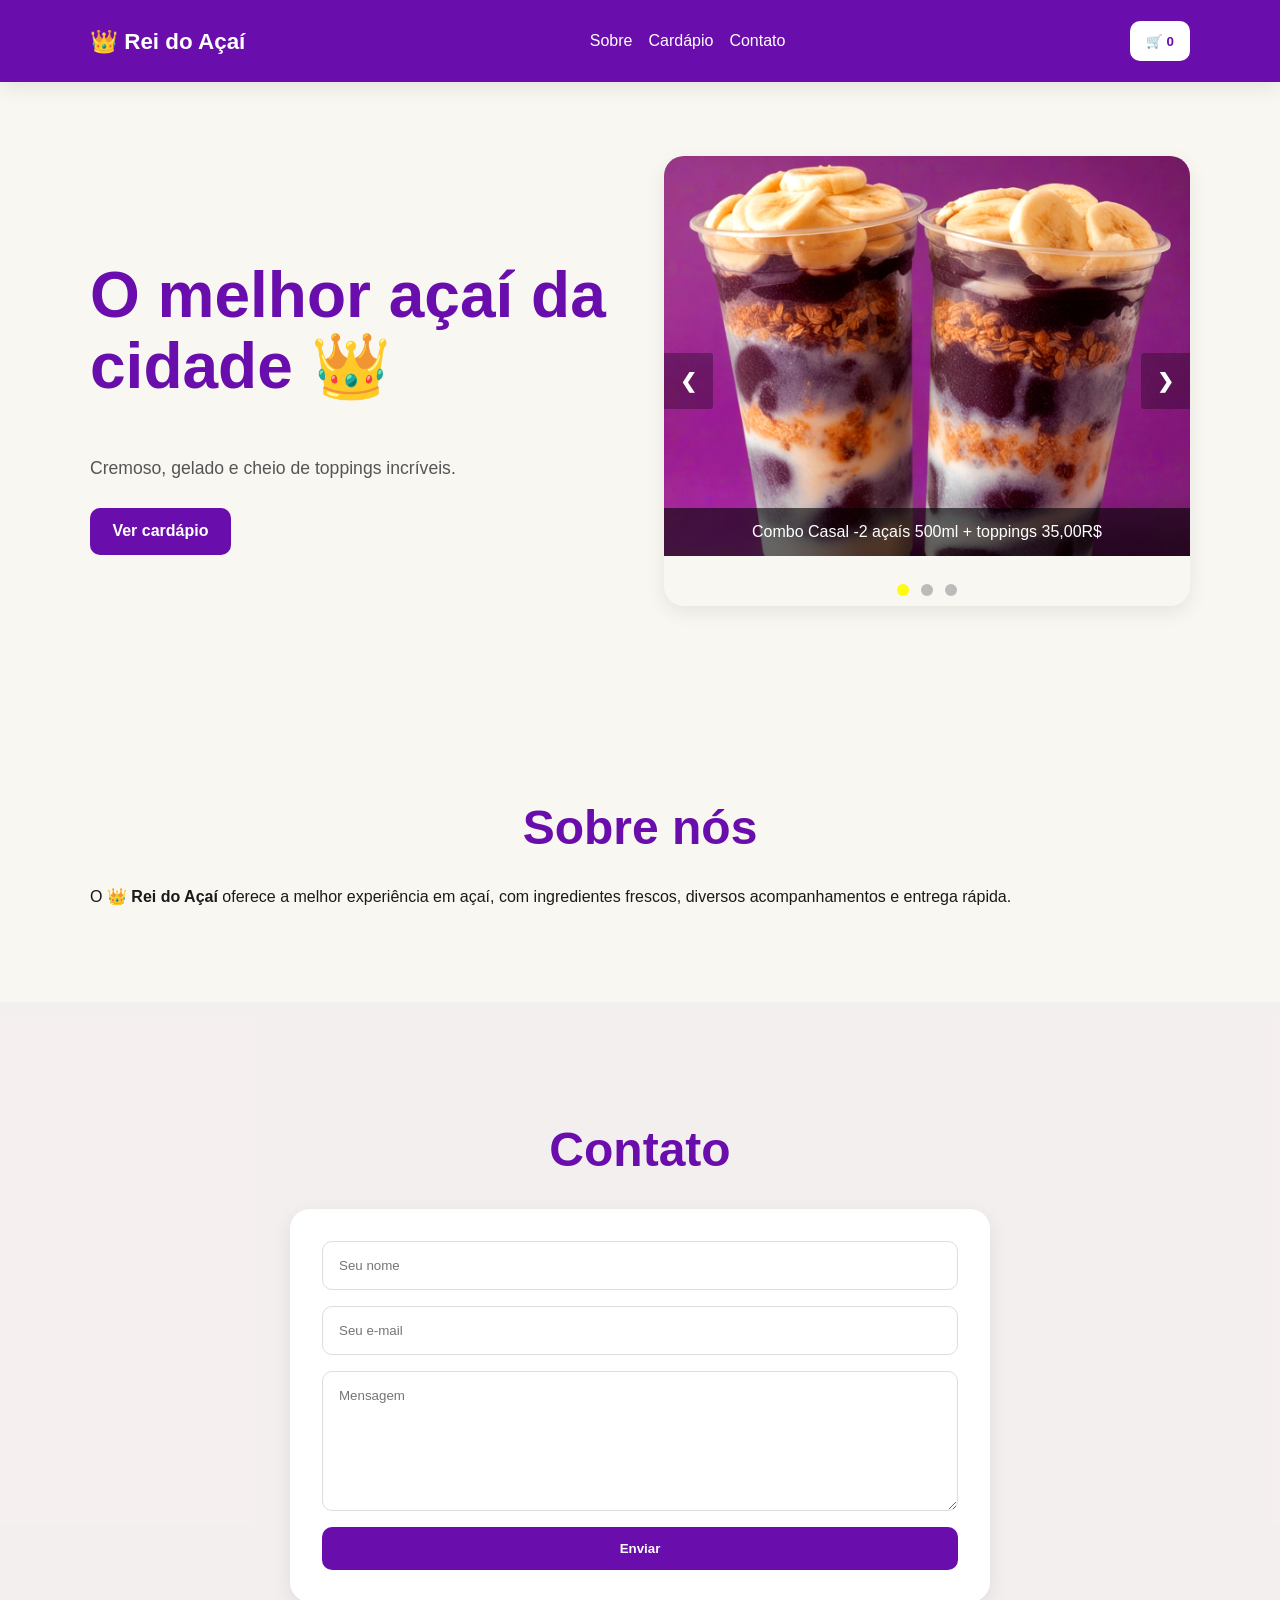
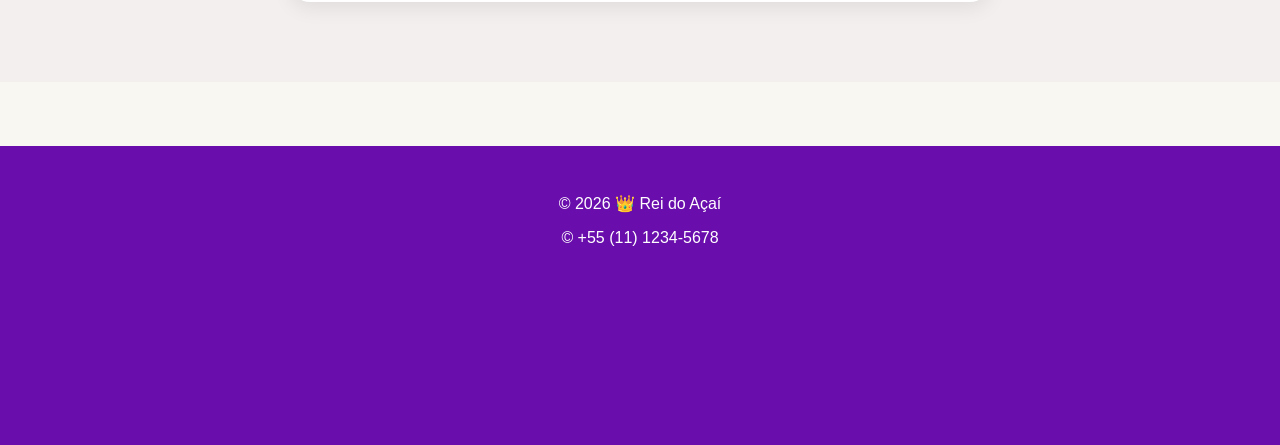
<file: index.html>
<!DOCTYPE html>
<html lang="pt-BR">
<head>
  <meta charset="UTF-8">
  <meta name="viewport" content="width=device-width, initial-scale=1.0">
  <title>👑 Rei do Açaí</title>

  <link rel="stylesheet" href="css/style.css">
</head>
<body>

<header class="site-header">
  <div class="container header-inner">

    <a href="index.html" class="logo">👑 Rei do Açaí</a>

    <nav>
      <ul class="nav-list">
        <li><a href="#sobre">Sobre</a></li>
        <li><a href="cardapio.html">Cardápio</a></li>
        <li><a href="#contato">Contato</a></li>
      </ul>
    </nav>

    <button class="cart-btn" id="abrir-carrinho">
      🛒 <span id="cart-count">0</span>
    </button>

  </div>
</header>

<main>

<section class="hero">
  <div class="container hero-grid">

    <div>
      <h1>O melhor açaí da cidade 👑</h1>

      <p class="lead">
        Cremoso, gelado e cheio de toppings incríveis.
      </p>

      <a href="cardapio.html" class="btn">
        Ver cardápio
      </a>
    </div>

    <div class="carousel-container">

    <!-- Slide 1 -->
    <div class="slide fade">
        <img src="img/promocao-casal.png" alt="Promoção 1">
        <div class="caption">Combo Casal -2 açaís 500ml + toppings 35,00R$ </div>
    </div>

    <!-- Slide 2 -->
    <div class="slide fade">
        <img src="img/Nutella.png" alt="Promoção 2">
        <div class="caption">Açaí Especial - Nutella + Morango + Leite condensado 25,00R$</div>
    </div>

    <!-- Slide 3 -->
    <div class="slide fade">
        <img src="img/copo novo.png" alt="Promoção 3">
        <div class="caption">Açaí 500ml + 4 Acompanhamentos 15,00R$</div>
    </div>

    <!-- Botões de navegação -->
    <a class="prev" onclick="plusSlides(-1)">&#10094;</a>
    <a class="next" onclick="plusSlides(1)">&#10095;</a>

    <!-- Pontos indicativos -->
    <div class="dots-container">
        <span class="dot" onclick="currentSlide(1)"></span>
        <span class="dot" onclick="currentSlide(2)"></span>
        <span class="dot" onclick="currentSlide(3)"></span>
    </div>

</div>     
</section>

<section id="sobre" class="section">
  <div class="container">

    <h2>Sobre nós</h2>

    <p>
      O 👑 <b>Rei do Açaí</b> oferece a melhor experiência em açaí,
      com ingredientes frescos, diversos acompanhamentos e entrega rápida.    
    </p>
  </div>
</section>

<section id="contato" class="section section--alt">
  <div class="container">

    <h2>Contato</h2>

    <form class="form">
      <input type="text" placeholder="Seu nome" required>
      <input type="email" placeholder="Seu e-mail" required>
      <textarea placeholder="Mensagem"></textarea>

      <button class="btn">Enviar</button>
    </form>

  </div>
</section>

</main>

<footer class="site-footer">
  <div class="container">
    <p>© <span id="ano"></span> 👑 Rei do Açaí</p>
    <p>© <span id="numero"></span> +55 (11) 1234-5678</p>
    <iframe src="https://www.google.com/maps/embed?pb=!1m18!1m12!1m3!1d3654.9751998334177!2d-46.78167852483975!3d-23.641059178745145!2m3!1f0!2f0!3f0!3m2!1i1024!2i768!4f13.1!3m3!1m2!1s0x94ce5385d545699f%3A0x679406ba9e867572!2zVm9jYcOnw6NvIC0gU2VkZQ!5e0!3m2!1spt-BR!2sbr!4v1779302916256!5m2!1spt-BR!2sbr" width="600" height="450" style="border:0;" allowfullscreen="" loading="lazy" referrerpolicy="no-referrer-when-downgrade"></iframe>
  </div>
</footer>

<script src="js/carosel.js"></script>
<script src="js/carrinho.js"></script>
<script src="js/app.js"></script>
</body>
  </html>
</file>
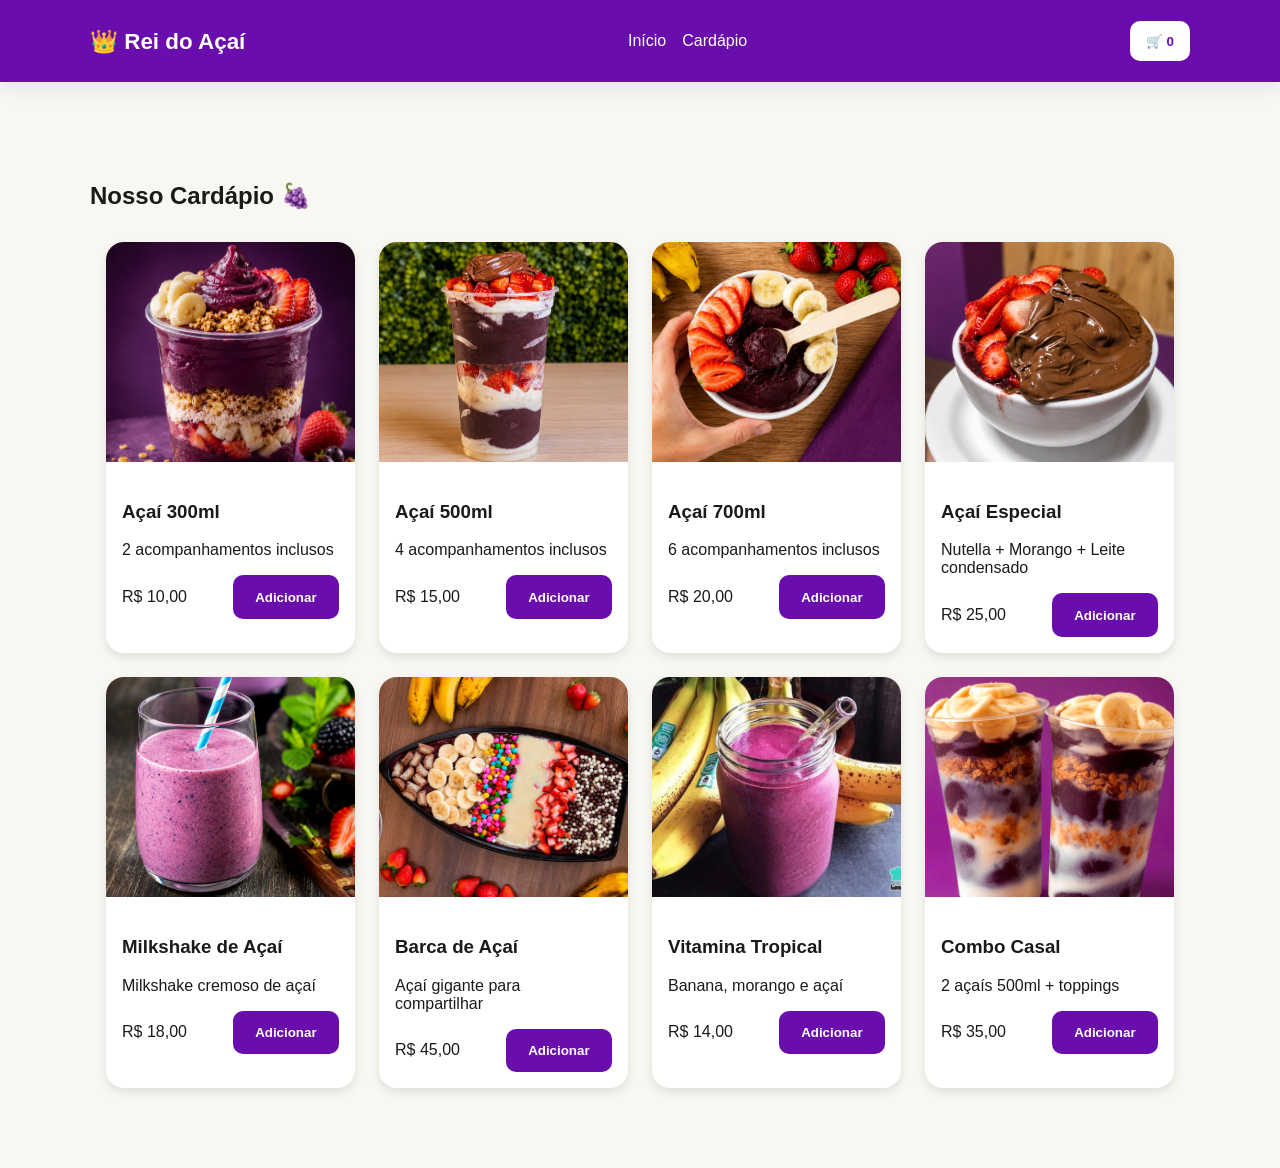
<file: cardapio.html>
<!DOCTYPE html>
<html lang="pt-BR">
<head>
  <meta charset="UTF-8">
  <meta name="viewport" content="width=device-width, initial-scale=1.0">
  <title>Cardápio — 👑 Rei do Açaí</title>

  <link rel="stylesheet" href="css/style.css">
</head>
<body>

<header class="site-header">
  <div class="container header-inner">

    <a href="index.html" class="logo">👑 Rei do Açaí</a>

    <nav>
      <ul class="nav-list">
        <li><a href="index.html">Início</a></li>
        <li><a href="cardapio.html">Cardápio</a></li>
      </ul>
    </nav>

    <button class="cart-btn" id="abrir-carrinho">
      🛒 <span id="cart-count">0</span>
    </button>

  </div>
</header>

<main>

<section class="section">
  <div class="container">

    <h1>Nosso Cardápio 🍇</h1>

    <div class="cards" id="lista-itens"></div>

  </div>
</section>

</main>

<!-- CARRINHO -->
<div class="cart-sidebar" id="cart-sidebar">

  <div class="cart-header">
    <h2>Seu Carrinho</h2>
    <button id="fechar-carrinho">✖</button>
  </div>

  <div id="cart-items"></div>

  <div class="cart-footer">
    <p>Total: <strong id="cart-total">R$ 0,00</strong></p>

    <button class="btn" id="finalizar-pedido">
      Finalizar Pedido
    </button>
  </div>

</div>

<script src="js/dados.js"></script>
<script src="js/carrinho.js"></script>
<script src="js/app.js"></script>
</body>
</html>
</file>
<file: css/style.css>
:root {
  --cor-primaria: #6a0dad;
  --cor-primaria-escura: color-mix(in oklab, #5B2A86 80%, black);
  --cor-fundo: #f9f7f1;
  --cor-superficie: #ffffff;
  --cor-texto: #1a1a1a;
  --cor-muted: #555;
  --cor-borda: #e6e1d8;
  --raio: 12px;
  --sombra: 0 6px 20px rgba(0,0,0,.08);
  --max: 1100px;
  --cor-secundaria: #ffffff;
  --cor-destaque: #25d366;
}

body {
  margin: 0;
  font-family: 'Poppins', sans-serif;
  background: var(--cor-fundo);
  color: var(--cor-texto);
  overflow-x: hidden;
}

*, *::before, *::after {
  box-sizing: border-box;
}

.container {
  width: min(100% - 2rem, var(--max));
  margin-inline: auto;
}

.hero-img {
  width: 100%;
}

.hero-img img {
  width: 100%;
  max-height: 520px;
  object-fit: cover;
}

.site-footer iframe {
  width: 100%;
  max-width: 100%;
  height: auto;
  border: 0;
  display: block;
  margin: 1rem auto 0;
}

/* HEADER */
.site-header {
  background: var(--cor-primaria);
  color: rgb(255, 255, 255);
  padding: 1rem 0;
  position: sticky;
  top: 0;
  z-index: 1000;
  box-shadow: var(--sombra);
}

.header-inner {
  display: flex;
  justify-content: space-between;
  align-items: center;
  width: min(100% - 2rem, var(--max));
  margin-inline: auto;
  gap: 1rem;
}

.logo {
  color: white;
  text-decoration: none;
  font-size: 1.4rem;
  font-weight: bold;
}

.nav-list {
  display: flex;
  gap: 1rem;
  list-style: none;
  padding: 0;
}

.nav-list a {
  color: white;
  text-decoration: none;
  font-weight: 500;
  transition: 0.3s;
}

.nav-list a:hover {
  color: #ffd54a;
}

/* HERO */
.hero {
  padding: 4rem 0;
}

.hero-grid {
  width: min(100% - 2rem, var(--max));
  margin-inline: auto;

  display: grid;
  grid-template-columns: 1fr 1fr;
  align-items: center;
  gap: 3rem;
}

.hero h1 {
  font-size: clamp(2.5rem, 5vw, 4.5rem);
  line-height: 1.1;
  color: var(--cor-primaria);
}

.lead {
  font-size: 1.1rem;
  color: var(--cor-muted);
  margin: 1.5rem 0;
  line-height: 1.7;
}

.hero-img img {
  width: 100%;
  max-width: 500px;
  display: block;
  margin-inline: auto;

  border-radius: 25px;
  box-shadow: 0 15px 40px rgba(0,0,0,0.2);

  transition: 0.4s;
}

.hero-img img:hover {
  transform: scale(1.03);
}

/* BOTÕES */
.btn {
  background: var(--cor-primaria);
  color: white;
  padding: 0.9rem 1.4rem;
  border-radius: 10px;
  text-decoration: none;
  display: inline-block;
  border: none;
  cursor: pointer;
  transition: 0.3s;
  font-weight: 600;
}

.btn:hover {
  opacity: 0.95;
  transform: translateY(-3px);
}

.btn--outline {
  border: 2px solid var(--cor-primaria);
  background: transparent;
  color: var(--cor-primaria);
}

.btn--whatsapp {
  background: var(--cor-destaque);
}
/*Carrossel */
.carousel-container {
    width: min(100%, 720px);
    max-width: 100%;
    position: relative;
    margin: 10px auto;
    overflow: hidden;
    border-radius: 20px; /* Cantos arredondados para um ar moderno */
    padding-bottom: 50px;
    box-shadow: var(--sombra);
}

.slide {
    display: none; /* Esconde as imagens por padrão */
    position: relative;
    width: 100%;
}

.dots-container {
    position: absolute;
    left: 50%;
    transform: translateX(-50%);
    bottom: 10px;
    display: flex;
    justify-content: center;
    gap: 12px;
    width: auto;
    padding: 0;
}

.slide img {
    width: 100%;
    height: 400px; /* Altura fixa para manter o padrão abaixo do menu */
    object-fit: cover; /* Garante que a foto não estique */
    display: block;
}

/* Legenda da Promoção */
.caption {
    background: rgba(0, 0, 0, 0.6);
    color: #fff;
    padding: 15px;
    position: absolute;
    bottom: 0;
    width: 100%;
    text-align: center;
    font-family: sans-serif;
}

/* Botões Anterior e Próximo */
.prev, .next {
    cursor: pointer;
    position: absolute;
    top: 50%;
    transform: translateY(-50%);
    padding: 16px;
    color: white;
    font-weight: bold;
    font-size: 20px;
    background: rgba(0,0,0,0.3);
    border-radius: 0 3px 3px 0;
    user-select: none;
}

.next { right: 0; border-radius: 3px 0 0 3px; }
.prev:hover, .next:hover { background-color: rgba(0,0,0,0.8); }

.dot {
    cursor: pointer;
    height: 12px;
    width: 12px;
    background-color: #bbb;
    border-radius: 50%;
    display: inline-block;
}
.active, .dot:hover { background-color: #fffb0f; } /* Cor de destaque (Laranja Padaria) */

/* Animação Fade */
.fade {
    animation: fadeAnim 1.5s;
}

@keyframes fadeAnim {
    from {opacity: .4} 
    to {opacity: 1}
}
/* FEATURES */
.features {
  width: min(100% - 2rem, var(--max));
  margin-inline: auto;

  display: flex;
  gap: 1rem;
  text-align: center;
  margin-top: 3rem;
}

.feature {
  flex: 1;
  padding: 1.5rem;
  background: white;
  border-radius: 16px;
  box-shadow: var(--sombra);
  transition: 0.3s;
}

.feature:hover {
  transform: translateY(-8px);
  background: var(--cor-primaria);
  color: white;
}

/* CARDS */
.cards {
  width: min(100% - 2rem, var(--max));
  margin-inline: auto;

  display: grid;
  grid-template-columns: repeat(auto-fit, minmax(240px,1fr));
  gap: 1.5rem;
  margin-top: 2rem;
}

.card {
  border-radius: 18px;
  overflow: hidden;
  background: white;
  box-shadow: 0 4px 10px rgba(0,0,0,0.1);
  transition: 0.3s;
}

.card:hover {
  transform: translateY(-8px);
  background: var(--cor-primaria);
  color: white;
}

.card-img {
  width: 100%;
  height: 220px;
  object-fit: cover;
}

.card-content {
  padding: 1rem;
}

.card-footer {
  display: flex;
  justify-content: space-between;
  align-items: center;
  margin-top: 1rem;
}

/* CARRINHO */
.cart-btn {
  background: white;
  color: #6a0dad;
  border: none;
  padding: 0.8rem 1rem;
  border-radius: 10px;
  cursor: pointer;
  font-weight: bold;
  transition: 0.3s;
}

.cart-btn:hover {
  transform: scale(1.05);
}

.cart-sidebar {
  position: fixed;
  top: 0;
  right: -400px;
  width: 350px;
  max-width: 100%;
  height: 100vh;
  background: white;
  box-shadow: -5px 0 20px rgba(0,0,0,0.2);
  transition: 0.3s;
  z-index: 999;

  display: flex;
  flex-direction: column;
}

.cart-sidebar.ativo {
  right: 0;
}

.cart-header,
.cart-footer {
  padding: 1rem;
  border-bottom: 1px solid #ddd;
}

#cart-items {
  flex: 1;
  overflow-y: auto;
  padding: 1rem;
}

.cart-item {
  display: flex;
  justify-content: space-between;
  margin-bottom: 1rem;
}

/* SECTIONS */
.section {
  padding: 5rem 0;
}

.section--alt {
  background: rgba(106,13,173,0.03);
}

.section h2 {
  text-align: center;
  color: var(--cor-primaria);
  font-size: clamp(2rem, 4vw, 3rem);
  margin-bottom: 2rem;
}

/* FORM */
.form {
  width: min(100% - 2rem, 700px);
  margin-inline: auto;

  display: flex;
  flex-direction: column;
  gap: 1rem;

  background: white;
  padding: 2rem;

  border-radius: 20px;

  box-shadow: var(--sombra);
}

.form input,
.form textarea {
  padding: 1rem;
  border-radius: 10px;
  border: 1px solid #ddd;
  font-family: inherit;
}

.form textarea {
  min-height: 140px;
  resize: vertical;
}

/* FOOTER */
.site-footer {
  background: var(--cor-primaria);
  color: white;
  text-align: center;
  padding: 2rem 1rem;
  margin-top: 4rem;
}

/* ========================================
   SOBRE
======================================== */

.sobre-section {
  padding: 6rem 0;
  background:
    linear-gradient(
      135deg,
      rgba(106, 13, 173, 0.03),
      rgba(255, 255, 255, 1)
    );
}

.sobre-grid {
  width: min(100% - 2rem, var(--max));
  margin-inline: auto;

  display: grid;
  grid-template-columns: 1fr 1fr;
  gap: 4rem;
  align-items: center;
}

.sobre-tag {
  display: inline-block;

  background: #ffd54a;
  color: #000;

  padding: 0.6rem 1rem;

  border-radius: 999px;

  font-weight: 600;

  margin-bottom: 1rem;

  box-shadow: var(--sombra);
}

.sobre-content h2 {
  font-size: clamp(2.2rem, 4vw, 4rem);

  line-height: 1.1;

  color: var(--cor-primaria);

  margin-bottom: 1.5rem;
}

.sobre-text {
  font-size: 1.05rem;

  line-height: 1.8;

  color: var(--cor-muted);

  margin-bottom: 1rem;
}

/* INFORMAÇÕES */

.sobre-info {
  margin: 2rem 0;
}

.info-item {
  background: white;

  padding: 1rem 1.2rem;

  border-radius: 14px;

  margin-bottom: 1rem;

  box-shadow: var(--sombra);

  font-weight: 500;

  transition: 0.3s;
}

.info-item:hover {
  transform: translateX(8px);

  background: var(--cor-primaria);

  color: white;
}

/* BENEFÍCIOS */

.sobre-beneficios {
  display: flex;

  gap: 1rem;

  flex-wrap: wrap;

  margin: 2rem 0;
}

.beneficio {
  flex: 1;

  min-width: 160px;

  background: white;

  border-radius: 18px;

  padding: 1.5rem 1rem;

  text-align: center;

  box-shadow: var(--sombra);

  transition: 0.3s;
}

.beneficio:hover {
  background: var(--cor-primaria);

  color: white;

  transform: translateY(-8px);
}

.beneficio span {
  display: block;

  font-size: 2rem;

  margin-bottom: 0.8rem;
}

/* IMAGEM */

.sobre-image {
  position: relative;
}

.sobre-image img {
  width: 100%;

  max-width: 520px;

  display: block;

  margin-inline: auto;

  border-radius: 28px;

  box-shadow: 0 15px 40px rgba(0,0,0,0.2);

  transition: 0.4s;
}

.sobre-image img:hover {
  transform: scale(1.02);
}

/* CARD FLUTUANTE */

.sobre-card {
  position: absolute;

  bottom: -20px;
  left: -20px;

  background: var(--cor-primaria);

  color: white;

  padding: 1.5rem;

  border-radius: 20px;

  box-shadow: 0 12px 30px rgba(0,0,0,0.2);

  max-width: 220px;
}

.sobre-card h3 {
  margin: 0;

  font-size: 2rem;

  color: #ffd54a;
}

.sobre-card p {
  margin-top: 0.5rem;

  line-height: 1.5;
}

/* RESPONSIVO */
@media (max-width: 900px) {

  .sobre-grid,
  .hero-grid {
    grid-template-columns: 1fr;
    gap: 2.5rem;
  }

  .hero-grid {
    text-align: center;
    justify-items: center;
  }

  .sobre-content {
    text-align: center;
  }

  .sobre-beneficios {
    justify-content: center;
  }

  .sobre-card {
    position: relative;
    left: 0;
    bottom: 0;
    margin-top: 1.5rem;
    max-width: 100%;
  }

  .features {
    flex-direction: column;
  }

  .carousel-container {
    width: 100%;
    padding-bottom: 0;
  }

  .slide img {
    height: auto;
  }

  .section {
    padding: 4rem 0;
  }

}

@media (max-width: 768px) {

  .header-inner {
    flex-direction: column;
    align-items: center;
    gap: 1rem;
  }

  .nav-list {
    gap: 0.5rem;
    font-size: 0.95rem;
    flex-wrap: wrap;
    justify-content: center;
  }

  .cart-btn,
  .btn {
    width: 100%;
    text-align: center;
  }

  .cart-sidebar {
    width: 100%;
  }

  .hero {
    padding: 2rem 0;
  }

  .hero h1,
  .lead {
    text-align: center;
  }

  .hero-grid {
    text-align: center;
  }

  .form {
    width: min(100% - 2rem, 100%);
    padding: 1.5rem;
  }

  .card-img {
    height: 180px;
  }

}

@media (max-width: 600px) {

  .section {
    padding: 3rem 0;
  }

  .sobre-section {
    padding: 3rem 0;
  }

  .sobre-content h2 {
    font-size: 2rem;
  }

  .sobre-text {
    font-size: 0.98rem;
  }

  .beneficio {
    min-width: 100%;
  }

  .sobre-image img {
    max-width: 100%;
  }

  .cards {
    gap: 1rem;
  }

  .site-header {
    padding: 0.85rem 0;
  }

  .header-inner {
    width: min(100% - 2rem, var(--max));
  }

  .nav-list {
    width: 100%;
    justify-content: center;
  }

  .btn,
  .cart-btn {
    max-width: 420px;
  }

  .site-footer iframe {
    min-height: 220px;
  }

}
</file>
